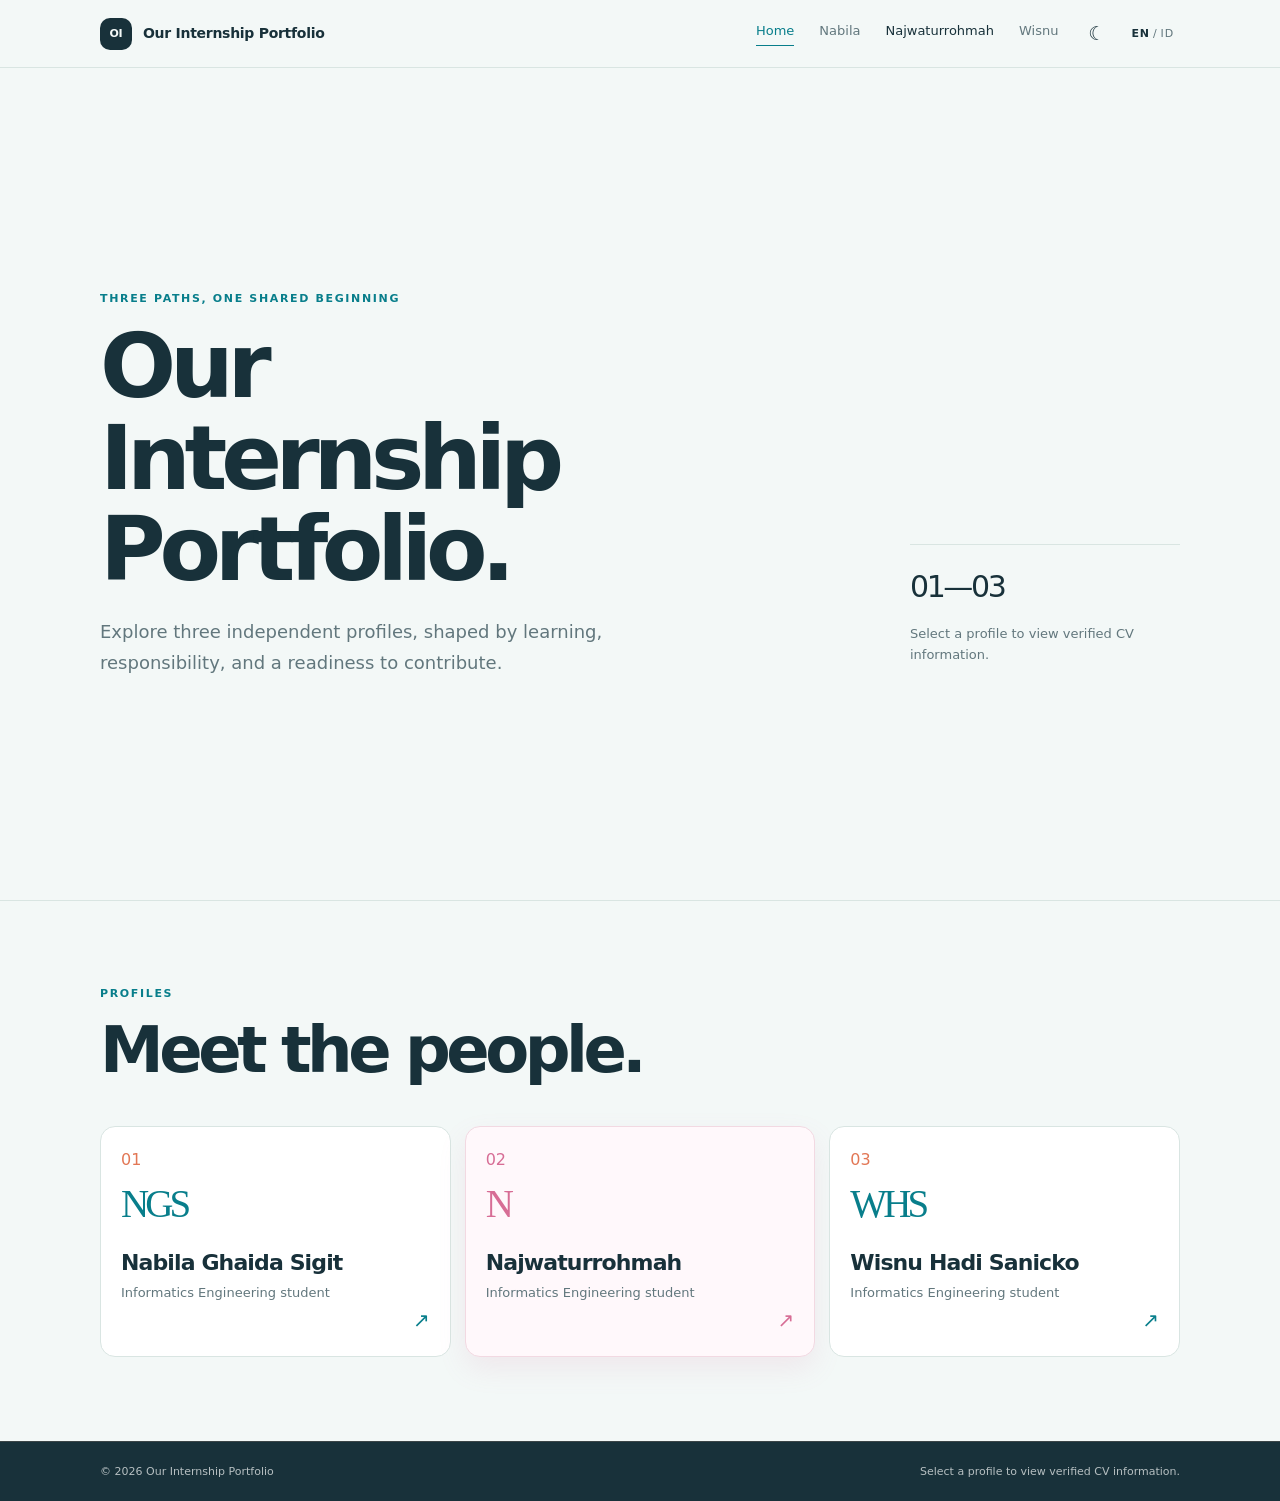
<file: index.html>
<!doctype html>
<html lang="en">
<head>
  <meta charset="utf-8"><meta name="viewport" content="width=device-width, initial-scale=1">
  <meta name="description" content="Our Internship Portfolio — verified profiles for Nabila Ghaida Sigit, Najwaturrohmah, and Wisnu Hadi Sanicko.">
  <meta name="theme-color" content="#f4f1ec"><meta property="og:title" content="Our Internship Portfolio">
  <meta property="og:description" content="Three independent internship portfolio profiles."><meta property="og:type" content="website">
  <title>Our Internship Portfolio</title><link rel="stylesheet" href="styles.css"><link rel="stylesheet" href="theme.css"><script defer src="script.js"></script>
</head>
<body data-page="home">
  <a class="skip-link" href="#main">Skip to content</a>
  <header class="site-header"><div class="container header-inner">
    <a class="brand" href="index.html"><span class="brand-mark">OI</span><span>Our Internship Portfolio</span></a>
    <nav class="desktop-nav" aria-label="Primary navigation"><a class="active" href="index.html" aria-current="page" data-i18n="nav.home">Home</a><a href="nabila.html">Nabila</a><a href="najwaturrohmah.html">Najwaturrohmah</a><a href="wisnu.html">Wisnu</a></nav>
    <div class="header-actions"><button class="theme-toggle" id="theme-toggle" type="button" aria-label="Switch to dark mode" title="Switch to dark mode">☾</button><button class="language-toggle" id="language-toggle" type="button" aria-label="Switch language to Indonesian"><b>EN</b><span>/</span><span>ID</span></button><button class="menu-toggle" id="menu-toggle" type="button" aria-expanded="false" aria-controls="mobile-menu" aria-label="Open menu"><span></span><span></span></button></div>
  </div><nav class="mobile-menu" id="mobile-menu" aria-label="Mobile navigation"><a class="active" href="index.html" aria-current="page" data-i18n="nav.home">Home</a><a href="nabila.html">Nabila</a><a href="najwaturrohmah.html">Najwaturrohmah</a><a href="wisnu.html">Wisnu</a></nav></header>
  <main id="main"><section class="landing-hero section"><div class="container landing-grid"><div><p class="eyebrow" data-i18n="home.eyebrow">Three paths, one shared beginning</p><h1 data-i18n="home.title">Our Internship<br><em>Portfolio.</em></h1><p class="lead" data-i18n="home.intro">Explore three independent profiles, shaped by learning, responsibility, and a readiness to contribute.</p></div><div class="landing-index"><span>01—03</span><p data-i18n="home.note">Select a profile to view verified CV information.</p></div></div></section>
  <section class="section section-border"><div class="container"><div class="section-heading"><p class="eyebrow" data-i18n="home.profiles">Profiles</p><h2 data-i18n="home.choose">Meet the<br>people.</h2></div><div class="profile-grid">
    <a class="profile-card" href="nabila.html"><span class="profile-number">01</span><div><span class="initials">NGS</span><h3>Nabila Ghaida Sigit</h3><p data-i18n="home.nabila">Informatics Engineering student</p></div><span class="arrow">↗</span></a>
    <a class="profile-card" href="najwaturrohmah.html"><span class="profile-number">02</span><div><span class="initials">N</span><h3>Najwaturrohmah</h3><p data-i18n="home.najwa">Informatics Engineering student</p></div><span class="arrow">↗</span></a>
    <a class="profile-card" href="wisnu.html"><span class="profile-number">03</span><div><span class="initials">WHS</span><h3>Wisnu Hadi Sanicko</h3><p data-i18n="home.wisnu">Informatics Engineering student</p></div><span class="arrow">↗</span></a>
  </div></div></section></main>
  <footer class="site-footer"><div class="container footer-inner"><span>© <span id="year"></span> Our Internship Portfolio</span><span data-i18n="footer.note">Verified CV information only.</span></div></footer>
</body></html>
</file>
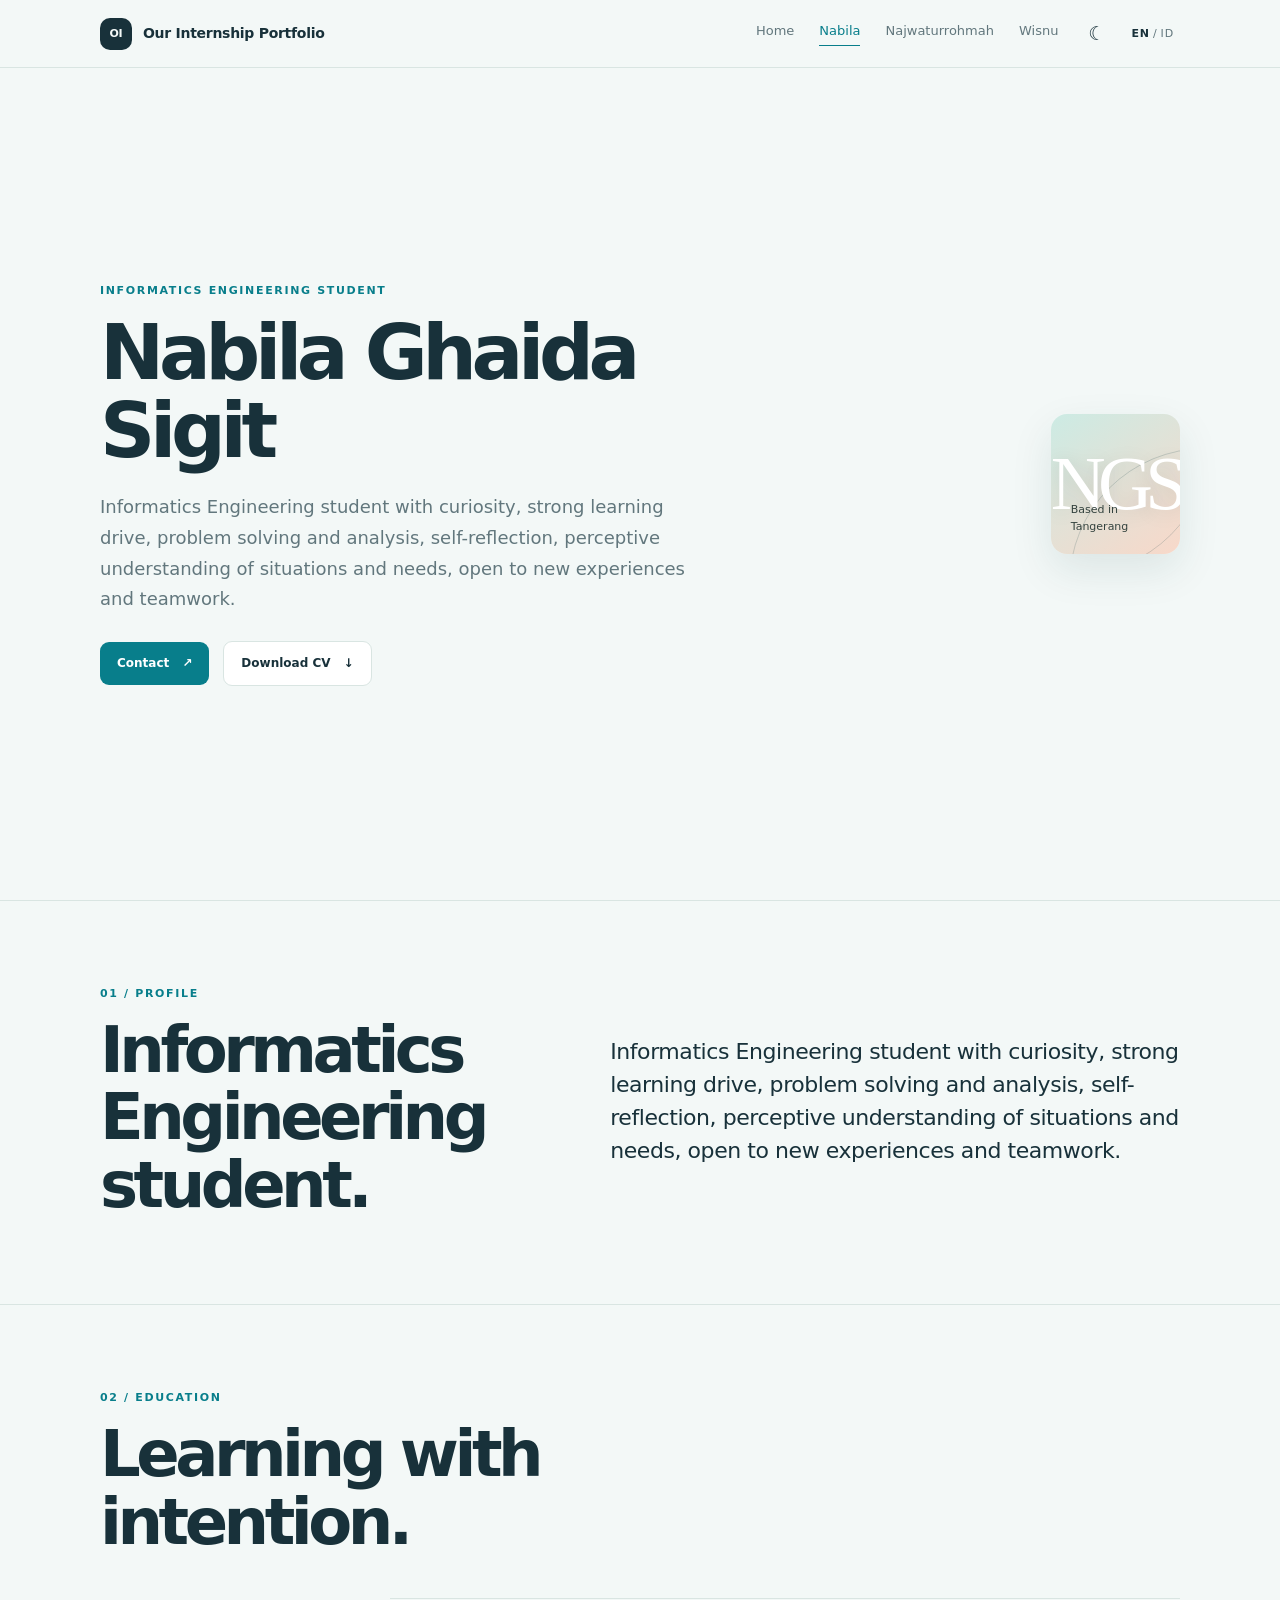
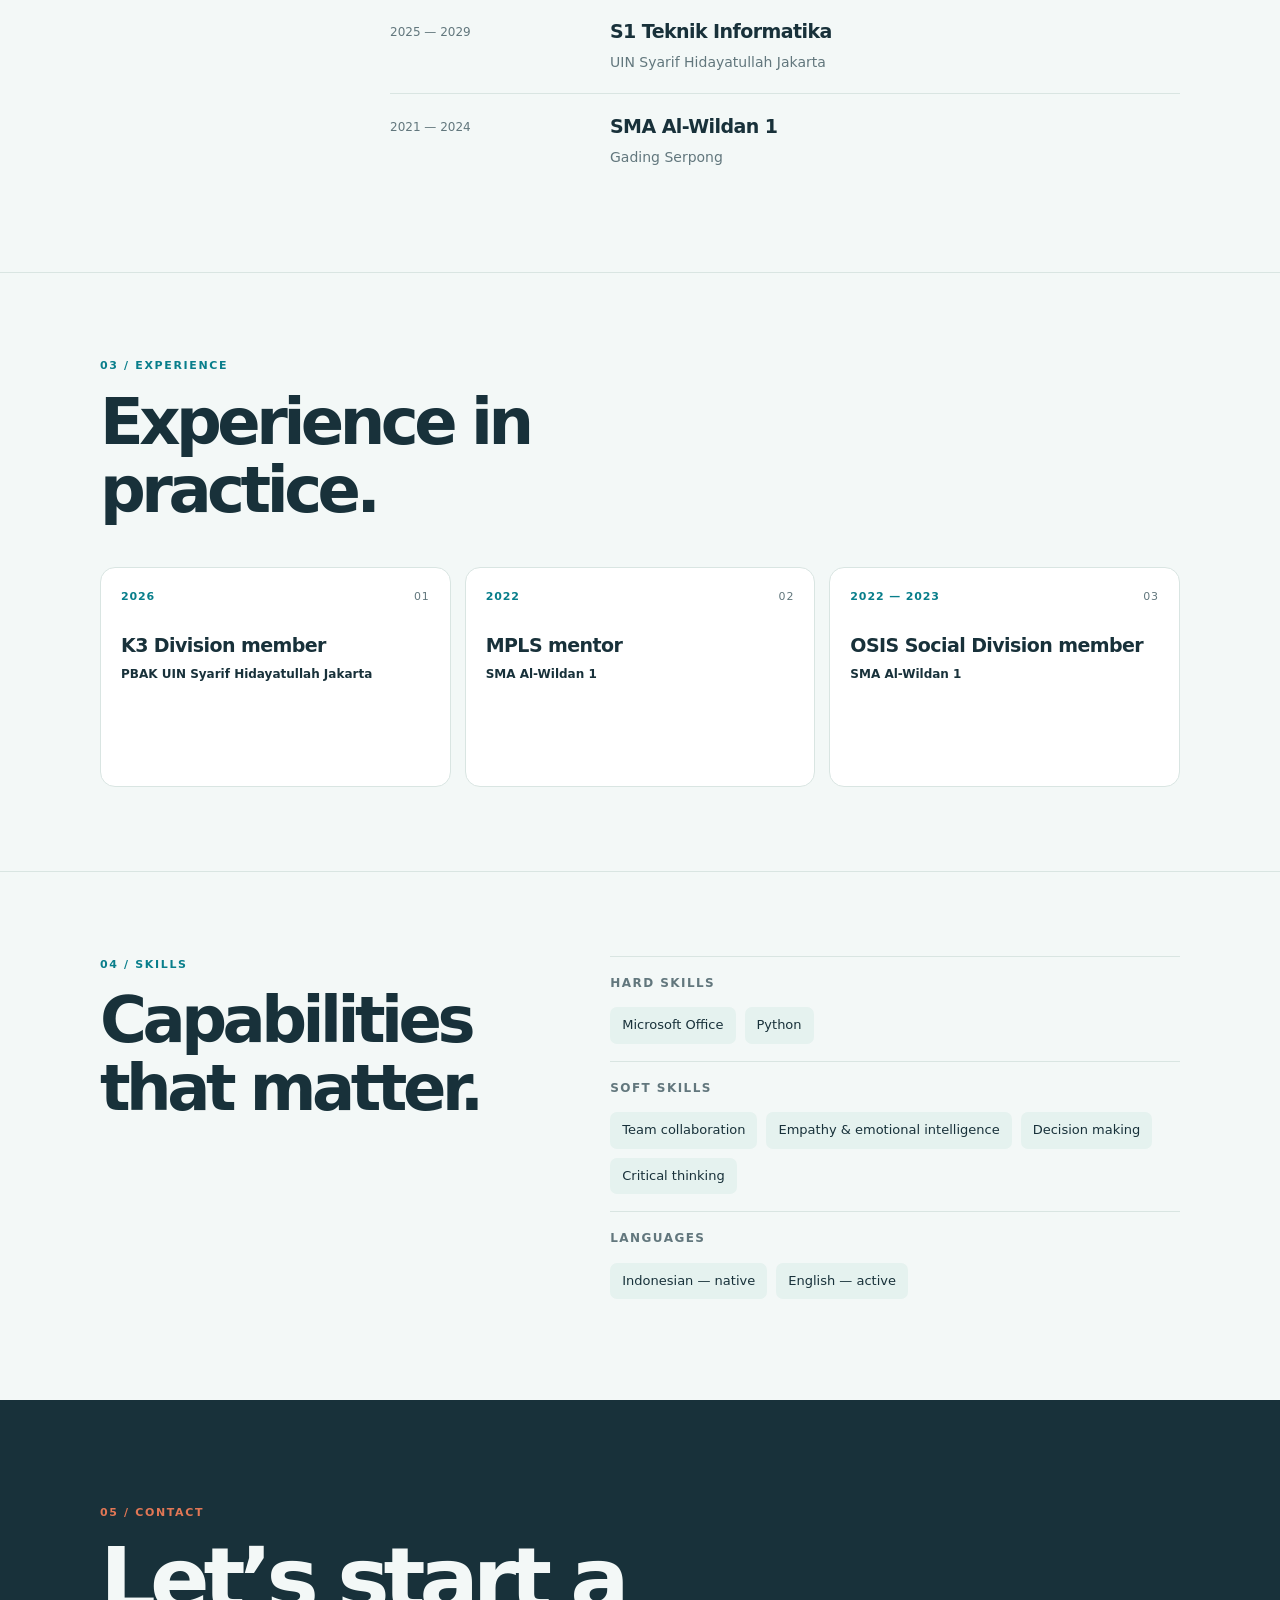
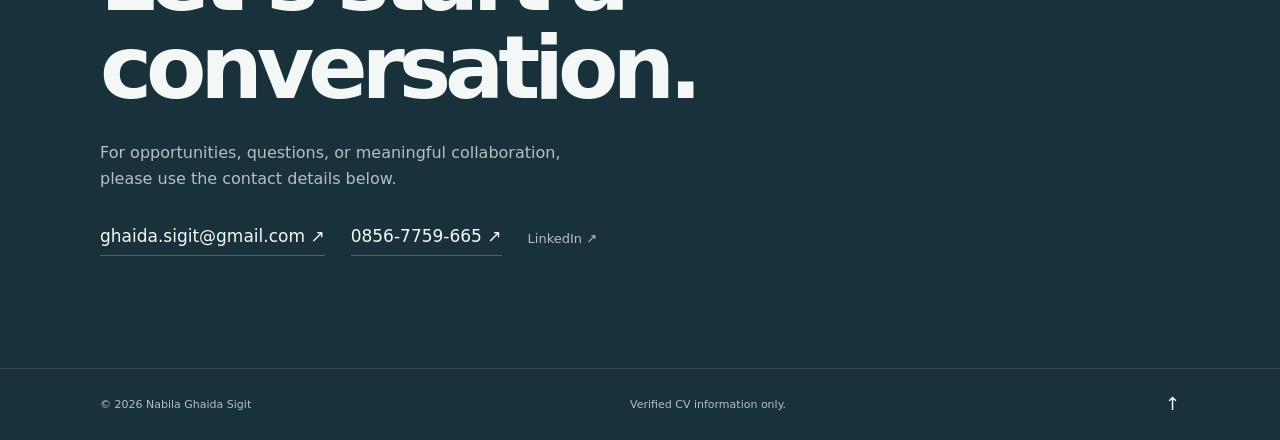
<file: nabila.html>
<!doctype html><html lang="en"><head><meta charset="utf-8"><meta name="viewport" content="width=device-width, initial-scale=1"><meta name="description" content="Verified portfolio profile for Nabila Ghaida Sigit, Informatics Engineering student."><meta property="og:title" content="Nabila Ghaida Sigit | Our Internship Portfolio"><meta property="og:type" content="profile"><title>Nabila Ghaida Sigit | Our Internship Portfolio</title><link rel="stylesheet" href="styles.css"><link rel="stylesheet" href="theme.css"><script defer src="script.js"></script></head><body data-page="profile" data-profile="nabila"><div id="app"></div></body></html>
</file>
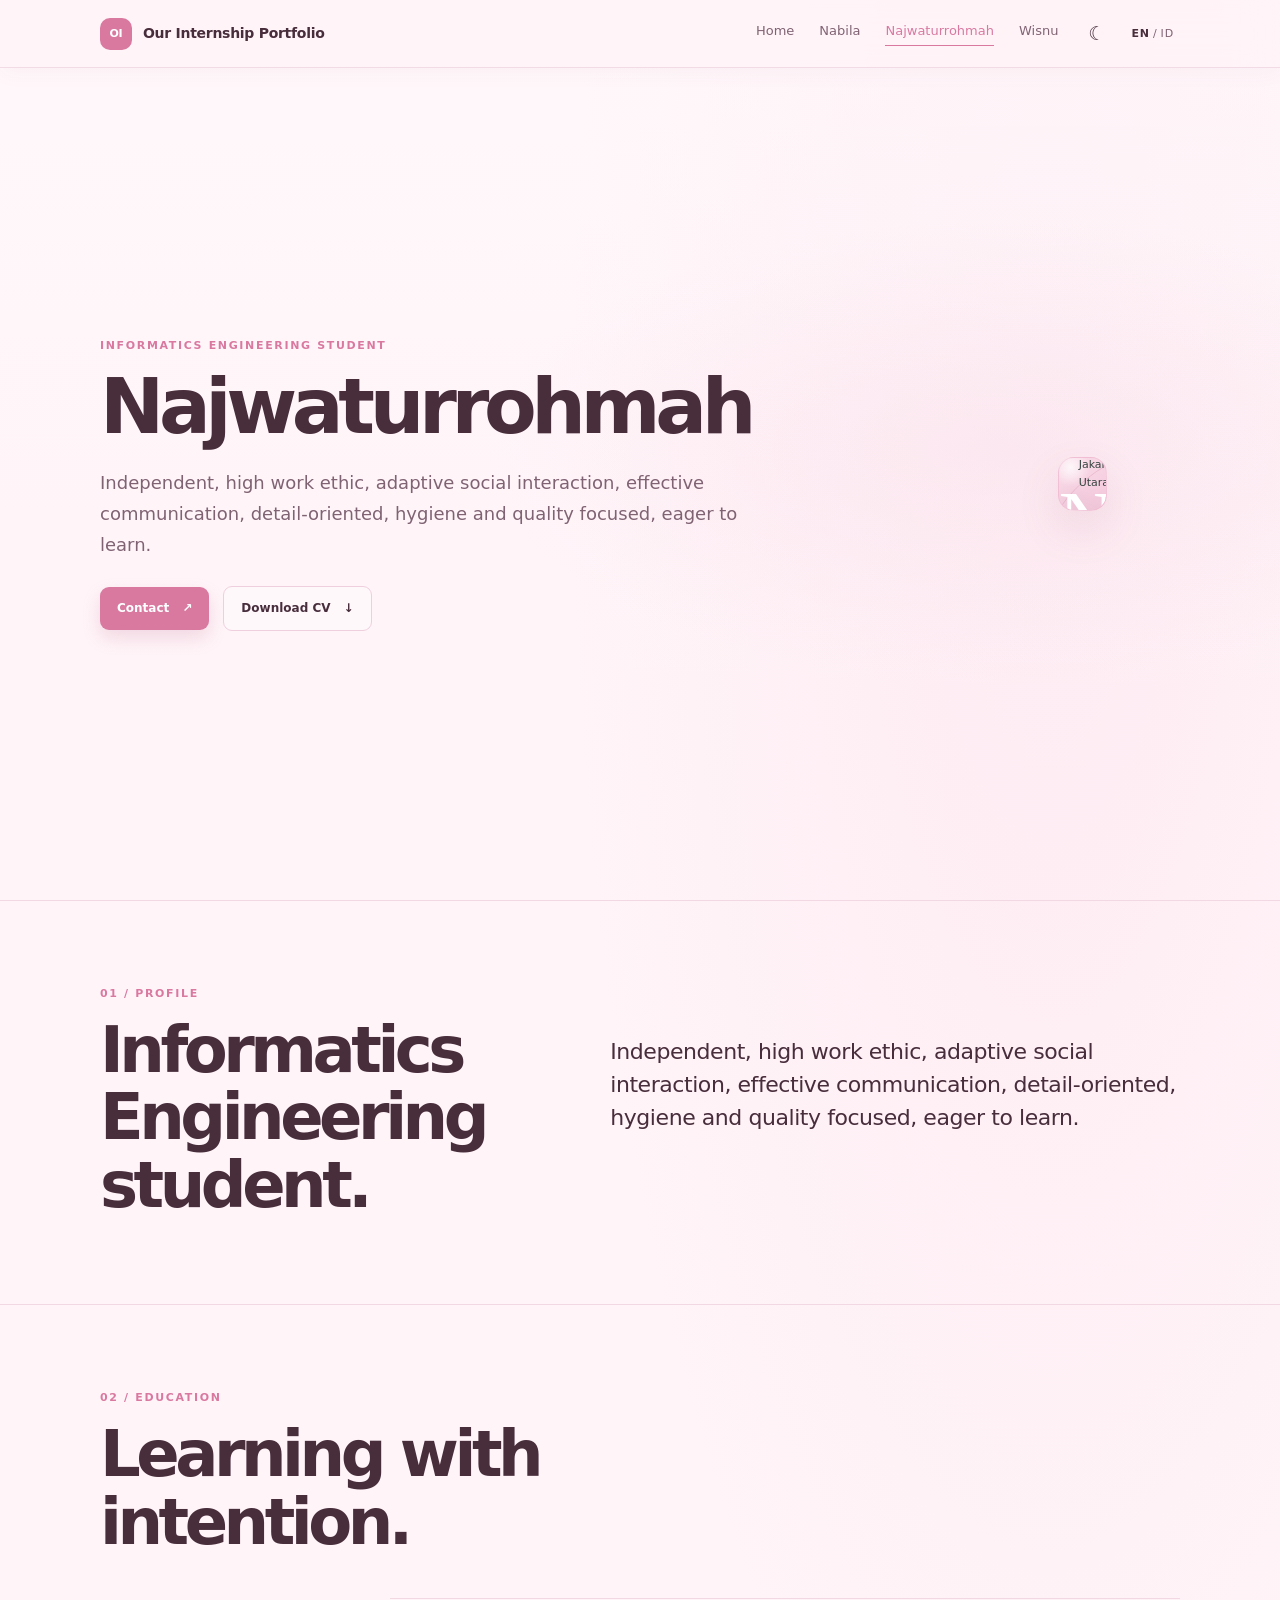
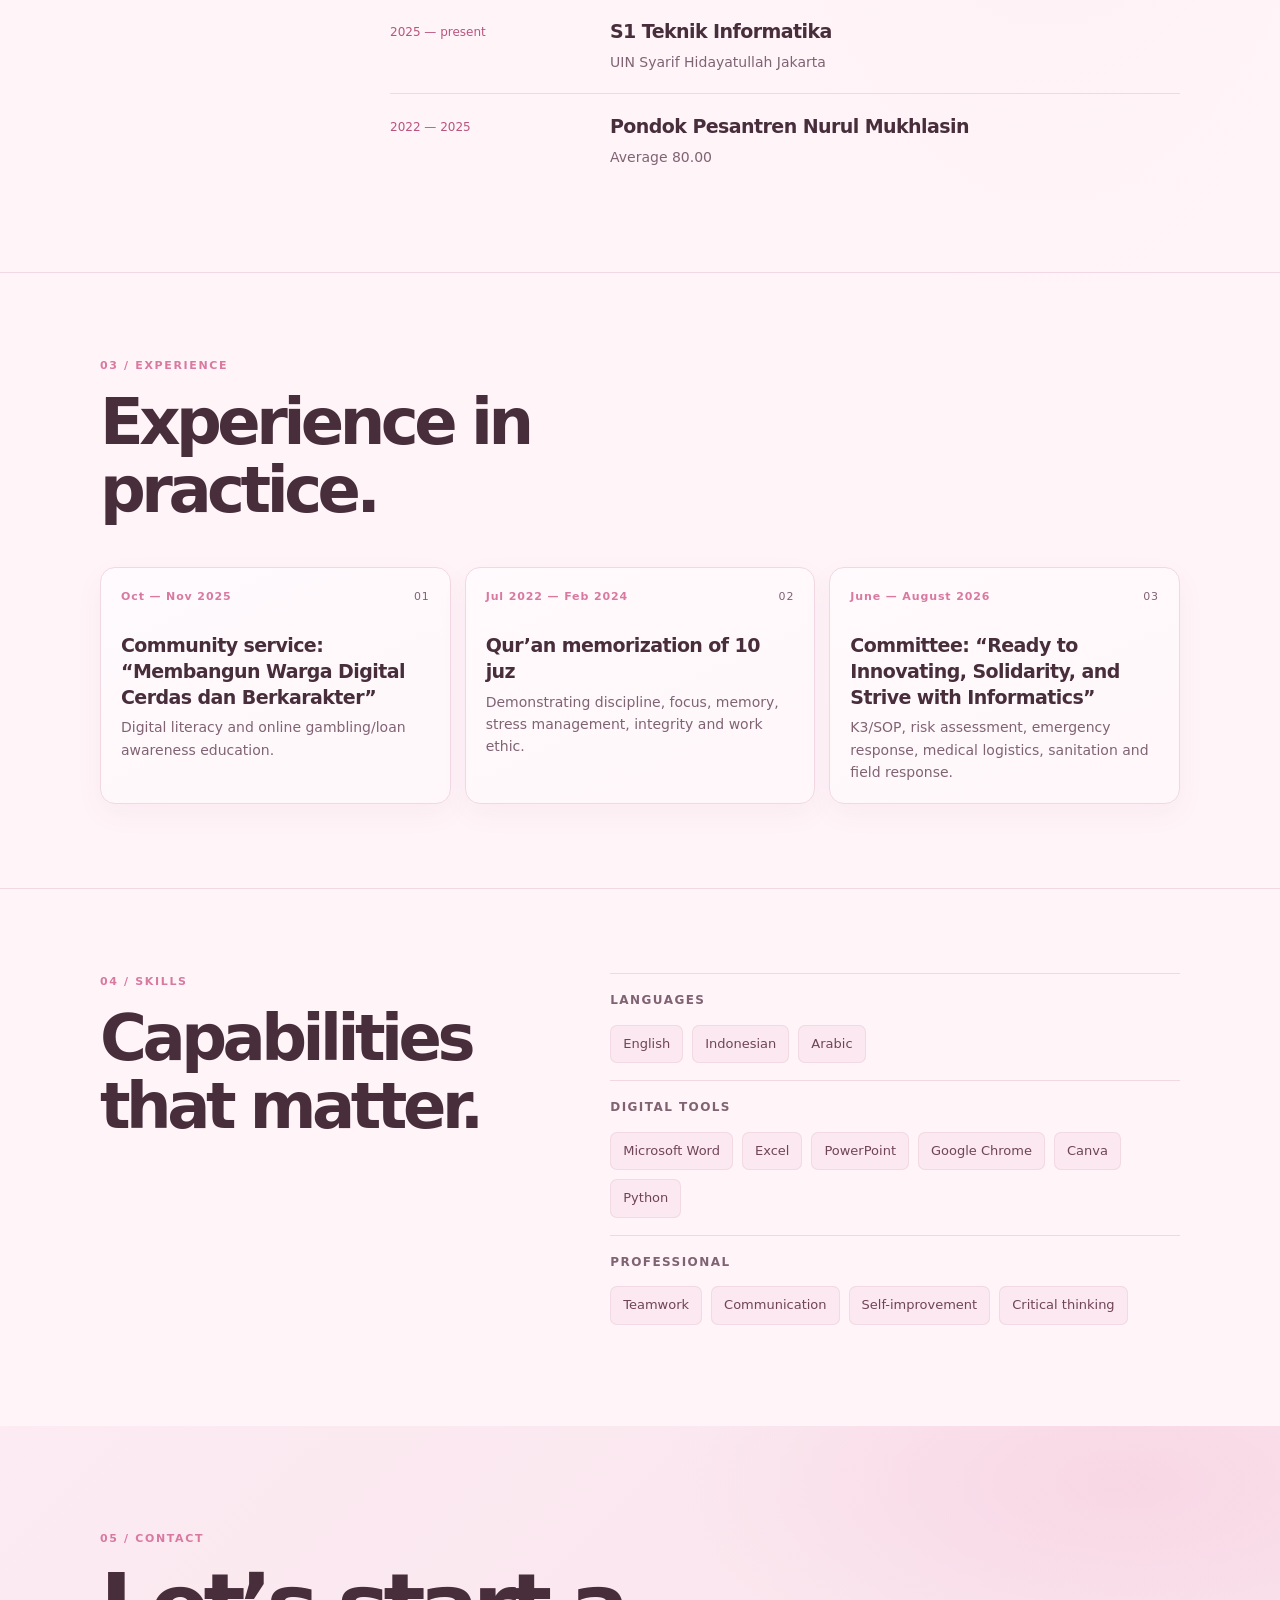
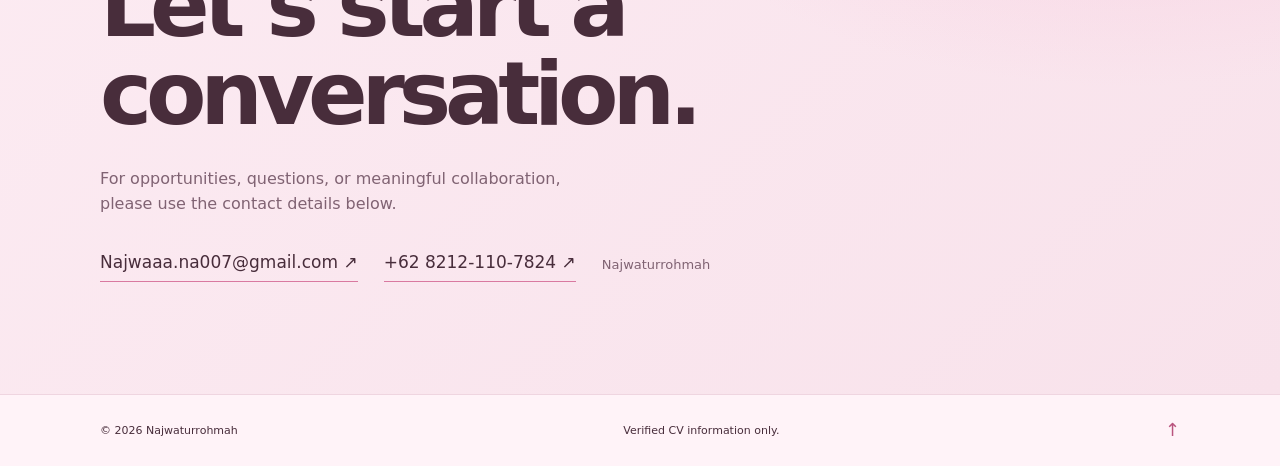
<file: najwaturrohmah.html>
<!doctype html><html lang="en"><head><meta charset="utf-8"><meta name="viewport" content="width=device-width, initial-scale=1"><meta name="description" content="Verified portfolio profile for Najwaturrohmah, Informatics Engineering student."><meta name="theme-color" content="#fff4f8"><meta property="og:title" content="Najwaturrohmah | Our Internship Portfolio"><meta property="og:type" content="profile"><title>Najwaturrohmah | Our Internship Portfolio</title><link rel="stylesheet" href="styles.css"><link rel="stylesheet" href="theme.css"><script defer src="script.js"></script></head><body data-page="profile" data-profile="najwa"><div id="app"></div></body></html>
</file>
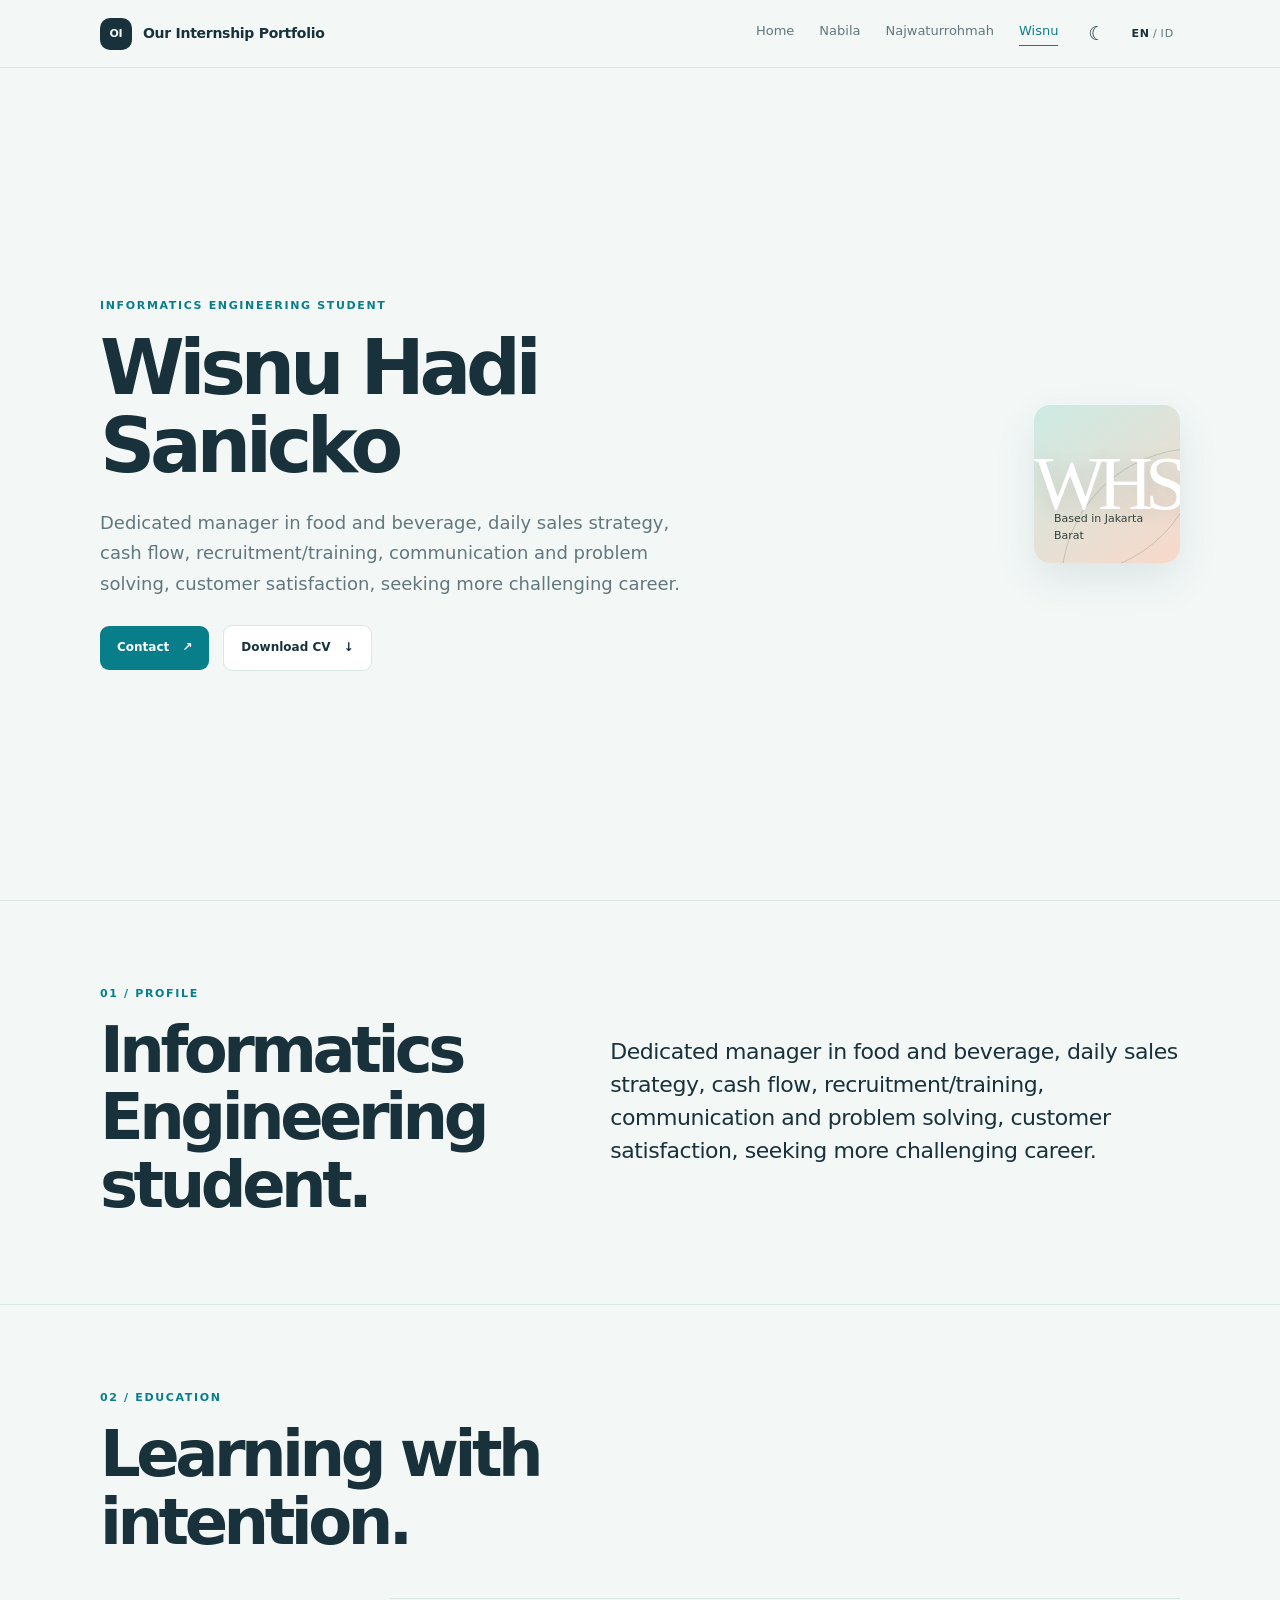
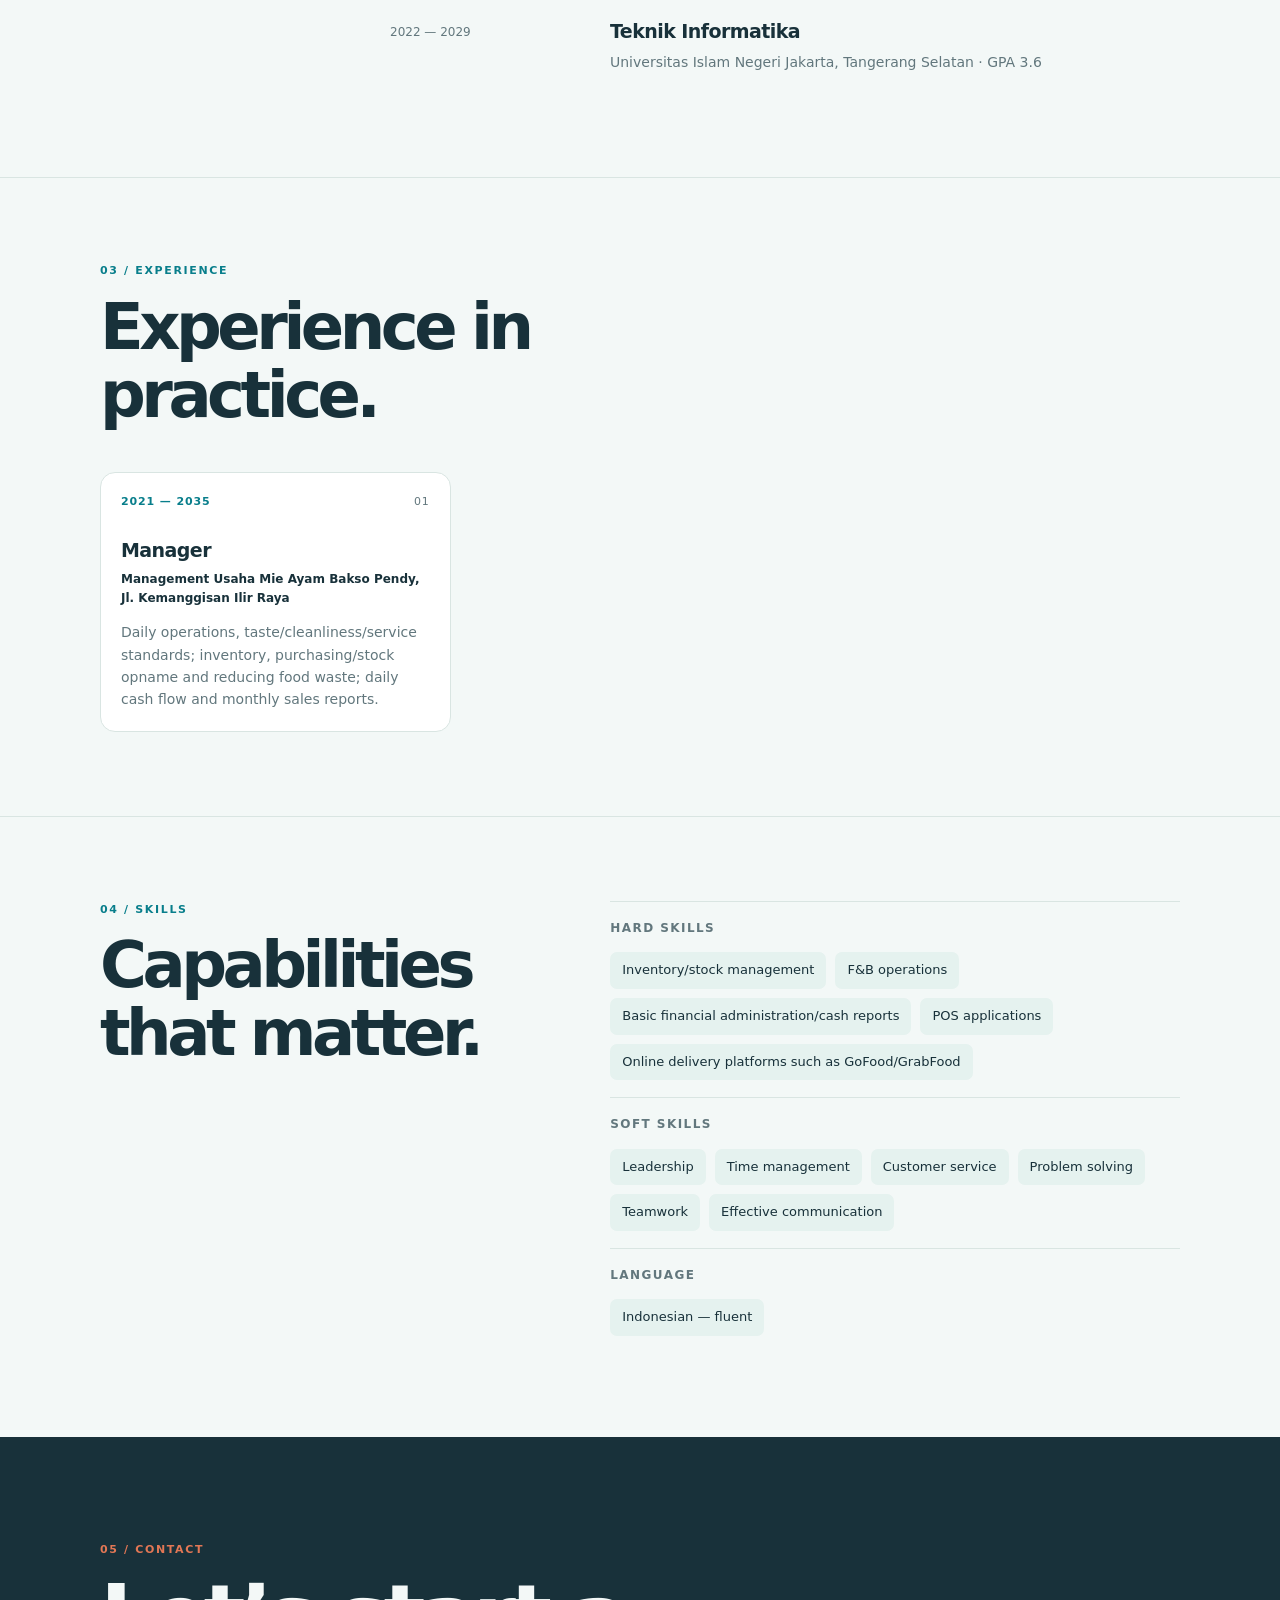
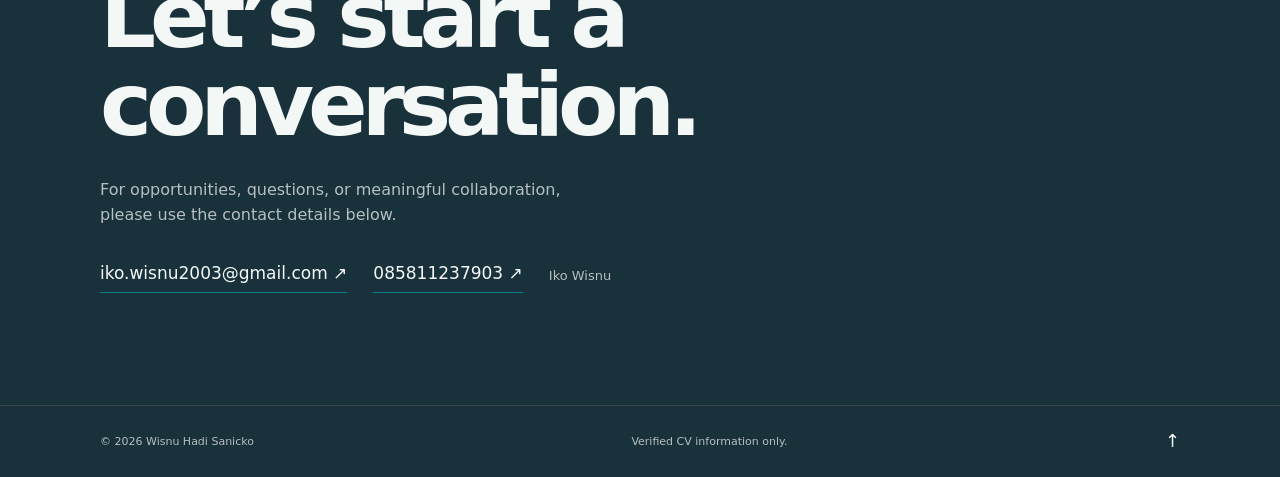
<file: wisnu.html>
<!doctype html><html lang="en"><head><meta charset="utf-8"><meta name="viewport" content="width=device-width, initial-scale=1"><meta name="description" content="Verified portfolio profile for Wisnu Hadi Sanicko, Informatics Engineering student."><meta property="og:title" content="Wisnu Hadi Sanicko | Our Internship Portfolio"><meta property="og:type" content="profile"><title>Wisnu Hadi Sanicko | Our Internship Portfolio</title><link rel="stylesheet" href="styles.css"><link rel="stylesheet" href="theme.css"><script defer src="script.js"></script></head><body data-page="profile" data-profile="wisnu"><div id="app"></div></body></html>
</file>
<file: styles.css>
:root{--bg:#f4f1ec;--surface:#fffdf9;--text:#20252a;--muted:#6d7478;--line:#d9d8d3;--accent:#9c4f3e;--accent-dark:#743426;--soft:#e8ece8;--shadow:0 18px 50px rgba(38,43,40,.1);--radius:18px}
*{box-sizing:border-box}html{scroll-behavior:smooth}body{margin:0;background:var(--bg);color:var(--text);font-family:Inter,ui-sans-serif,system-ui,-apple-system,"Segoe UI",sans-serif;line-height:1.6}a{color:inherit;text-decoration:none}button{font:inherit;color:inherit}.container{width:min(1120px,calc(100% - 48px));margin:auto}.skip-link{position:fixed;left:16px;top:-60px;background:var(--text);color:var(--bg);padding:10px 16px;z-index:99;border-radius:0 0 8px 8px}.skip-link:focus{top:0}.site-header{position:sticky;top:0;z-index:10;background:rgba(244,241,236,.92);backdrop-filter:blur(16px);border-bottom:1px solid rgba(217,216,211,.8)}.header-inner{height:76px;display:flex;align-items:center;gap:26px}.brand{display:flex;align-items:center;gap:11px;font-size:14px;font-weight:700;letter-spacing:-.02em}.brand-mark{display:grid;place-items:center;width:32px;height:32px;background:var(--text);color:var(--bg);border-radius:10px;font-size:11px}.desktop-nav{display:flex;gap:25px;margin-left:auto;font-size:13px;color:var(--muted)}.desktop-nav a:hover,.desktop-nav a.active{color:var(--accent)}.desktop-nav a.active{border-bottom:1px solid var(--accent);padding-bottom:3px}.header-actions{display:flex;align-items:center;gap:16px}.language-toggle,.menu-toggle{border:0;background:none;cursor:pointer}.language-toggle{font-size:11px;letter-spacing:.08em;color:var(--muted)}.language-toggle b{color:var(--text)}.language-toggle span{margin-left:3px}.menu-toggle{display:none;width:30px}.menu-toggle span{display:block;width:22px;height:1px;background:var(--text);margin:5px 0}.mobile-menu{display:none}
.section{padding:112px 0}.section-border{border-top:1px solid var(--line)}.landing-hero,.profile-hero{min-height:calc(100vh - 77px);display:flex;align-items:center;padding:100px 0}.landing-grid,.profile-hero-grid{display:grid;grid-template-columns:1.1fr .9fr;gap:100px;align-items:center}.eyebrow{font-size:11px;text-transform:uppercase;letter-spacing:.15em;color:var(--accent);font-weight:700;margin:0 0 20px}.landing-hero h1,.profile-hero h1{font-size:clamp(52px,7vw,92px);line-height:1.02;letter-spacing:-.07em;margin:0 0 28px}.landing-hero h1 em{font-family:Georgia,serif;font-weight:400;color:var(--accent)}.lead{max-width:570px;color:var(--muted);font-size:18px;line-height:1.7;margin:0}.landing-index{align-self:end;border-top:1px solid var(--line);padding-top:18px;max-width:270px;margin-left:auto;color:var(--muted);font-size:13px}.landing-index span{font-size:30px;color:var(--text);letter-spacing:-.08em}.profile-hero h1{font-size:clamp(48px,6vw,80px)}.profile-hero-grid{grid-template-columns:1.2fr .8fr}.profile-hero .lead{max-width:640px}.hero-actions{display:flex;flex-wrap:wrap;align-items:center;gap:14px;margin-top:34px}.button{padding:12px 17px;border-radius:9px;font-size:12px;font-weight:700;display:inline-flex;gap:13px;align-items:center;transition:transform .2s,background .2s}.button:hover{transform:translateY(-2px)}.button-primary{background:var(--accent);color:#fff}.button-primary:hover{background:var(--accent-dark)}.button-secondary{background:var(--surface);border:1px solid var(--line)}.portrait-card{aspect-ratio:1/1.08;max-width:380px;margin-left:auto;border-radius:var(--radius);background:linear-gradient(145deg,#d9e6e0,#ead2c6);display:grid;place-items:center;position:relative;overflow:hidden;box-shadow:var(--shadow)}.portrait-card:before,.portrait-card:after{content:"";position:absolute;border:1px solid rgba(32,37,42,.15);border-radius:50%;width:270px;height:270px}.portrait-card:before{transform:translate(-40px,-45px)}.portrait-card:after{transform:translate(90px,100px)}.portrait-initials{font-family:Georgia,serif;font-size:76px;letter-spacing:-.1em;color:#fff;text-shadow:0 3px 20px rgba(32,37,42,.12);z-index:1}.portrait-caption{position:absolute;bottom:18px;left:20px;right:20px;font-size:11px;color:#33423e;z-index:2}.section-heading h2{font-size:clamp(38px,5vw,64px);line-height:1.06;letter-spacing:-.07em;margin:0;max-width:560px}.two-column{display:grid;grid-template-columns:1fr 1.3fr;gap:100px}.section-content{max-width:650px;padding-top:40px}.section-content .large-copy{font-size:22px;line-height:1.5;color:var(--text);letter-spacing:-.02em}.timeline{max-width:790px;margin:60px 0 0 auto}.timeline-item{display:grid;grid-template-columns:190px 1fr;gap:30px;border-top:1px solid var(--line);padding:25px 0}.timeline-date{font-size:12px;color:var(--muted);padding-top:4px}.timeline h3,.experience-card h3{font-size:19px;line-height:1.35;letter-spacing:-.03em;margin:0 0 6px}.timeline p,.experience-card p{color:var(--muted);font-size:14px;margin:0}.experience-grid,.profile-grid{display:grid;grid-template-columns:repeat(3,1fr);gap:16px;margin-top:60px}.experience-card{background:var(--surface);border:1px solid var(--line);border-radius:15px;padding:23px;min-height:245px;display:flex;flex-direction:column}.experience-meta{display:flex;justify-content:space-between;color:var(--accent);font-size:11px;font-weight:700;letter-spacing:.08em;margin-bottom:40px}.card-number,.profile-number{color:var(--muted);font-weight:500}.organization{font-size:12px!important;color:var(--text)!important;font-weight:600;margin-bottom:13px!important}.skills-content{padding-top:0}.skill-group{border-top:1px solid var(--line);padding:21px 0}.skill-group h3{margin:0 0 14px;font-size:12px;text-transform:uppercase;letter-spacing:.12em;color:var(--muted)}.skill-pills{display:flex;flex-wrap:wrap;gap:9px}.skill-pills span{background:var(--soft);padding:8px 12px;border-radius:7px;font-size:13px}.contact-section{background:var(--text);color:var(--bg);padding:135px 0 150px}.contact-section .eyebrow{color:#e3957f}.contact-section h2{font-size:clamp(45px,7vw,88px);line-height:1;letter-spacing:-.07em;margin:0 0 28px;max-width:760px}.contact-section p:not(.eyebrow){color:#b6bfc1;max-width:500px}.contact-links{display:flex;align-items:center;gap:26px;flex-wrap:wrap;margin-top:40px}.contact-email,.contact-phone{font-size:17px;border-bottom:1px solid var(--accent);padding-bottom:5px}.linkedin-link{font-size:13px;color:#b6bfc1}.site-footer{background:var(--text);color:#b6bfc1;border-top:1px solid #3b4547;padding:21px 0;font-size:11px}.footer-inner{display:flex;justify-content:space-between;gap:20px;align-items:center}.footer-inner a{color:var(--bg);font-size:18px}.profile-card{min-height:260px;background:var(--surface);border:1px solid var(--line);border-radius:15px;padding:22px;display:flex;flex-direction:column;justify-content:space-between;transition:transform .2s,box-shadow .2s}.profile-card:hover{transform:translateY(-5px);box-shadow:var(--shadow)}.profile-card h3{font-size:22px;line-height:1.2;letter-spacing:-.04em;margin:15px 0 6px}.profile-card p{color:var(--muted);font-size:13px;margin:0}.initials{font-family:Georgia,serif;color:var(--accent);font-size:39px;letter-spacing:-.1em}.arrow{align-self:flex-end;font-size:20px;color:var(--accent)}
:focus-visible{outline:2px solid var(--accent);outline-offset:4px}@media(max-width:800px){.container{width:min(100% - 36px,600px)}.desktop-nav{display:none}.menu-toggle{display:block}.mobile-menu{display:grid;grid-template-rows:0fr;overflow:hidden;transition:grid-template-rows .25s}.mobile-menu.open{grid-template-rows:1fr;border-top:1px solid var(--line)}.mobile-menu a{min-height:0;padding:0 18px;color:var(--muted);font-size:13px}.mobile-menu.open a{padding:13px 18px}.landing-hero,.profile-hero{padding:80px 0 100px;min-height:auto}.landing-grid,.profile-hero-grid{grid-template-columns:1fr;gap:55px}.landing-index{margin:0}.portrait-card{margin:0;max-width:390px}.section{padding:88px 0}.two-column{grid-template-columns:1fr;gap:35px}.section-content{padding-top:0}.timeline{margin-top:45px}.experience-grid,.profile-grid{grid-template-columns:1fr;margin-top:45px}.experience-card{min-height:0}.experience-meta{margin-bottom:32px}.contact-section{padding:105px 0 120px}.footer-inner span:nth-child(2){display:none}}@media(max-width:450px){.brand span:last-child{display:none}.landing-hero h1,.profile-hero h1{font-size:50px}.lead{font-size:16px}.hero-actions .button{width:100%;justify-content:space-between}.timeline-item{grid-template-columns:1fr;gap:5px}.contact-links{align-items:flex-start;flex-direction:column;gap:18px}}@media(prefers-reduced-motion:reduce){html{scroll-behavior:auto}.button,.profile-card{transition:none}}
</file>
<file: theme.css>
:root {
  color-scheme: light;
  --bg: #f3f8f7;
  --surface: #ffffff;
  --text: #18313a;
  --muted: #62777d;
  --line: #d9e5e2;
  --accent: #087e8b;
  --accent-dark: #06636d;
  --soft: #e5f2ef;
  --shadow: 0 16px 42px rgba(24, 67, 73, .1);
  --radius: 16px;
  --highlight: #e27755;
}

:root[data-theme="dark"] {
  color-scheme: dark;
  --bg: #111d27;
  --surface: #1b2a36;
  --text: #edf4f3;
  --muted: #a8b8bc;
  --line: #344650;
  --accent: #67d8c5;
  --accent-dark: #087e8b;
  --soft: #243943;
  --shadow: 0 18px 48px rgba(0, 0, 0, .28);
  --highlight: #ff9a76;
}

body {
  transition: background-color .2s, color .2s;
}

body[data-page="profile"][data-profile="najwa"] {
  --bg: #fff4f8;
  --surface: #fffafd;
  --text: #482d3b;
  --muted: #806373;
  --line: #f1d8e3;
  --accent: #d979a0;
  --accent-dark: #b9547e;
  --soft: #fce8f0;
  --shadow: 0 18px 44px rgba(153, 78, 111, .12);
  --highlight: #ca668f;
  background:
    radial-gradient(ellipse at 82% 12%, rgba(250, 213, 228, .27), transparent 30rem),
    var(--bg);
}

body[data-page="profile"][data-profile="najwa"] .site-header,
body[data-page="profile"][data-profile="najwa"] .site-footer,
body[data-page="profile"][data-profile="najwa"] .contact-section {
  background: rgba(255, 244, 248, .94);
}

body[data-page="profile"][data-profile="najwa"] .contact-section,
body[data-page="profile"][data-profile="najwa"] .site-footer {
  color: var(--text);
}

body[data-page="profile"][data-profile="najwa"] .contact-section .eyebrow,
body[data-page="profile"][data-profile="najwa"] .eyebrow,
body[data-page="profile"][data-profile="najwa"] .profile-number,
body[data-page="profile"][data-profile="najwa"] .landing-hero h1 em,
body[data-page="profile"][data-profile="najwa"] .initials,
body[data-page="profile"][data-profile="najwa"] .arrow {
  color: var(--accent);
}

body[data-page="profile"][data-profile="najwa"] .button-primary {
  background: var(--accent);
  color: #fff;
}

body[data-page="profile"][data-profile="najwa"] .button-primary:hover {
  background: var(--accent-dark);
}

body[data-page="profile"][data-profile="najwa"] .portrait-card {
  background:
    radial-gradient(circle at 25% 18%, rgba(255, 255, 255, .8), transparent 34%),
    linear-gradient(145deg, #f9dce8, #f5c9dc);
  border: 1px solid rgba(214, 121, 160, .18);
}

body[data-page="profile"][data-profile="najwa"] .portrait-card:before,
body[data-page="profile"][data-profile="najwa"] .portrait-card:after {
  border-color: rgba(169, 85, 120, .18);
}

body[data-page="profile"][data-profile="najwa"] .brand-mark {
  background: var(--accent);
  color: #fff;
}

body[data-page="profile"][data-profile="najwa"] .site-header {
  border-bottom-color: rgba(241, 216, 227, .85);
  box-shadow: 0 5px 22px rgba(153, 78, 111, .04);
}

body[data-page="profile"][data-profile="najwa"] .profile-hero {
  background:
    radial-gradient(ellipse at 78% 46%, rgba(249, 220, 232, .42), transparent 32rem),
    linear-gradient(180deg, rgba(255, 250, 252, .55), transparent 78%);
}

body[data-page="profile"][data-profile="najwa"] .button-primary {
  box-shadow: 0 8px 18px rgba(185, 84, 126, .18);
}

body[data-page="profile"][data-profile="najwa"] .button-secondary {
  border-color: #efcfdd;
  background: rgba(255, 250, 252, .86);
}

body[data-page="profile"][data-profile="najwa"] .timeline-item {
  border-top-color: var(--line);
}

body[data-page="profile"][data-profile="najwa"] .timeline-date {
  color: var(--accent-dark);
}

body[data-page="profile"][data-profile="najwa"] .experience-card {
  border-color: #f1d8e3;
  background: linear-gradient(155deg, #fffafd, #fff7fa);
  box-shadow: 0 10px 28px rgba(153, 78, 111, .05);
}

body[data-page="profile"][data-profile="najwa"] .experience-card:hover {
  border-color: #e8b6ca;
  box-shadow: 0 16px 34px rgba(153, 78, 111, .11);
}

body[data-page="profile"][data-profile="najwa"] .skill-group {
  border-top-color: var(--line);
}

body[data-page="profile"][data-profile="najwa"] .skill-pills span {
  background: #fbe8f0;
  color: #704457;
  border: 1px solid rgba(241, 216, 227, .9);
}

body[data-page="profile"][data-profile="najwa"] .contact-section {
  background:
    radial-gradient(ellipse at 88% 10%, rgba(248, 207, 224, .65), transparent 28rem),
    linear-gradient(135deg, #fcebf2, #f8e2eb);
  color: var(--text);
}

body[data-page="profile"][data-profile="najwa"] .contact-section p:not(.eyebrow),
body[data-page="profile"][data-profile="najwa"] .linkedin-link {
  color: var(--muted);
}

body[data-page="profile"][data-profile="najwa"] .contact-email,
body[data-page="profile"][data-profile="najwa"] .contact-phone {
  border-bottom-color: var(--accent);
}

body[data-page="profile"][data-profile="najwa"] .site-footer {
  border-top-color: #efd5e0;
}

body[data-page="profile"][data-profile="najwa"] .footer-inner a {
  color: var(--accent-dark);
}

body[data-page="profile"][data-profile="najwa"] .mobile-menu.open {
  border-top-color: var(--line);
}

:root[data-theme="dark"] body[data-page="profile"][data-profile="najwa"] {
  --bg: #241722;
  --surface: #322131;
  --text: #fff0f7;
  --muted: #d0b1c2;
  --line: #59364e;
  --accent: #f08fba;
  --accent-dark: #f7b5d1;
  --soft: #43273a;
  --shadow: 0 18px 44px rgba(0, 0, 0, .28);
  --highlight: #ff9fc8;
  background:
    radial-gradient(ellipse at 82% 12%, rgba(190, 82, 134, .2), transparent 30rem),
    var(--bg);
}

:root[data-theme="dark"] body[data-page="profile"][data-profile="najwa"] .site-header {
  background: rgba(33, 23, 33, .94);
  border-bottom-color: var(--line);
}

:root[data-theme="dark"] body[data-page="profile"][data-profile="najwa"] .profile-hero {
  background:
    radial-gradient(ellipse at 78% 46%, rgba(112, 58, 88, .24), transparent 32rem),
    linear-gradient(180deg, rgba(45, 32, 45, .4), transparent 78%);
}

:root[data-theme="dark"] body[data-page="profile"][data-profile="najwa"] .portrait-card {
  background:
    radial-gradient(circle at 25% 18%, rgba(255, 255, 255, .12), transparent 34%),
    linear-gradient(145deg, #694258, #493044);
}

:root[data-theme="dark"] body[data-page="profile"][data-profile="najwa"] .portrait-caption {
  color: var(--text);
}

:root[data-theme="dark"] body[data-page="profile"][data-profile="najwa"] .experience-card {
  background: linear-gradient(155deg, #382638, #302130);
  border-color: var(--line);
}

:root[data-theme="dark"] body[data-page="profile"][data-profile="najwa"] .button-primary {
  background: var(--accent);
  color: #321927;
  box-shadow: 0 8px 22px rgba(240, 143, 186, .2);
}

:root[data-theme="dark"] body[data-page="profile"][data-profile="najwa"] .button-primary:hover {
  background: var(--accent-dark);
}

:root[data-theme="dark"] body[data-page="profile"][data-profile="najwa"] .button-secondary {
  background: #382638;
  border-color: var(--line);
}

:root[data-theme="dark"] body[data-page="profile"][data-profile="najwa"] .skill-pills span {
  background: var(--soft);
  color: var(--text);
  border-color: var(--line);
}

:root[data-theme="dark"] body[data-page="profile"][data-profile="najwa"] .contact-section {
  background:
    radial-gradient(ellipse at 88% 10%, rgba(190, 82, 134, .28), transparent 28rem),
    linear-gradient(135deg, #382638, #2c1e2c);
  color: var(--text);
}

:root[data-theme="dark"] body[data-page="profile"][data-profile="najwa"] .contact-section p:not(.eyebrow),
:root[data-theme="dark"] body[data-page="profile"][data-profile="najwa"] .linkedin-link {
  color: var(--muted);
}

:root[data-theme="dark"] body[data-page="profile"][data-profile="najwa"] .site-footer {
  background: #211721;
  border-top-color: var(--line);
  color: var(--muted);
}

body[data-page="home"] a.profile-card[href="najwaturrohmah.html"],
body[data-page="home"] nav a[href="najwaturrohmah.html"] {
  color: var(--text);
}

body[data-page="home"] a.profile-card[href="najwaturrohmah.html"] {
  background: #fff8fb;
  border-color: #f2d9e2;
  box-shadow: 0 12px 28px rgba(217, 124, 164, .12);
}

body[data-page="home"] a.profile-card[href="najwaturrohmah.html"] .initials,
body[data-page="home"] a.profile-card[href="najwaturrohmah.html"] .arrow,
body[data-page="home"] a.profile-card[href="najwaturrohmah.html"] .profile-number,
body[data-page="home"] nav a[href="najwaturrohmah.html"].active,
body[data-page="home"] nav a[href="najwaturrohmah.html"]:hover {
  color: #d76d95;
}

.container {
  width: min(1080px, calc(100% - 48px));
}

.site-header {
  height: 68px;
  background: rgba(243, 248, 247, .94);
  border-bottom-color: var(--line);
}

.header-inner {
  height: 67px;
}

.desktop-nav a.active,
.mobile-menu a.active {
  color: var(--accent);
}

.mobile-menu a.active {
  font-weight: 700;
}

.theme-toggle {
  border: 0;
  background: none;
  color: var(--text);
  cursor: pointer;
  font-size: 19px;
  line-height: 1;
  padding: 4px;
}

.theme-toggle:hover {
  color: var(--accent);
}

.landing-hero h1 em {
  color: var(--highlight);
}

.profile-number {
  color: var(--highlight);
}

.landing-hero,
.profile-hero {
  min-height: calc(100vh - 68px);
  padding: 72px 0;
}

.section {
  padding: 84px 0;
}

.landing-grid,
.profile-hero-grid {
  gap: 64px;
}

.eyebrow {
  margin-bottom: 14px;
}

.landing-hero h1,
.profile-hero h1 {
  margin-bottom: 22px;
}

.hero-actions {
  margin-top: 26px;
}

.two-column {
  gap: 72px;
}

.section-content {
  padding-top: 28px;
}

.timeline {
  margin-top: 42px;
}

.timeline-item {
  padding: 20px 0;
}

.experience-grid,
.profile-grid {
  gap: 14px;
  margin-top: 42px;
}

.experience-card {
  min-height: 220px;
  padding: 20px;
}

.experience-meta {
  margin-bottom: 28px;
}

.skill-group {
  padding: 17px 0;
}

.contact-section {
  padding: 104px 0 112px;
}

.contact-section .eyebrow {
  color: var(--highlight);
}

.contact-links {
  margin-top: 32px;
}

.profile-card {
  min-height: 230px;
  padding: 20px;
}

.portrait-card {
  background: linear-gradient(145deg, #ccebe4, #f8d8c9);
}

.portrait-card:before,
.portrait-card:after {
  border-color: rgba(24, 67, 73, .18);
}

:root[data-theme="dark"] .site-header {
  background: rgba(17, 29, 39, .94);
}

:root[data-theme="dark"] .portrait-card {
  background: linear-gradient(145deg, #27564f, #754b41);
}

:root[data-theme="dark"] .portrait-card:before,
:root[data-theme="dark"] .portrait-card:after {
  border-color: rgba(255, 255, 255, .2);
}

:root[data-theme="dark"] .portrait-caption {
  color: #edf4f3;
}

:root[data-theme="dark"] .button-primary {
  background: #087e8b;
  color: #fff;
}

:root[data-theme="dark"] .button-primary:hover {
  background: #06636d;
}

:root[data-theme="dark"] .contact-section,
:root[data-theme="dark"] .site-footer {
  background: #0b151d;
  color: #edf4f3;
}

:root[data-theme="dark"] .footer-inner a {
  color: #edf4f3;
}

@media (max-width: 800px) {
  .container {
    width: min(100% - 36px, 600px);
  }

  .landing-hero,
  .profile-hero {
    min-height: auto;
    padding: 64px 0 72px;
  }

  .landing-grid,
  .profile-hero-grid {
    gap: 36px;
  }

  .section {
    padding: 64px 0;
  }

  .two-column {
    gap: 28px;
  }

  .section-content {
    padding-top: 0;
  }

  .timeline {
    margin-top: 34px;
  }

  .experience-grid,
  .profile-grid {
    margin-top: 34px;
  }

  .contact-section {
    padding: 76px 0 84px;
  }
}
</file>
